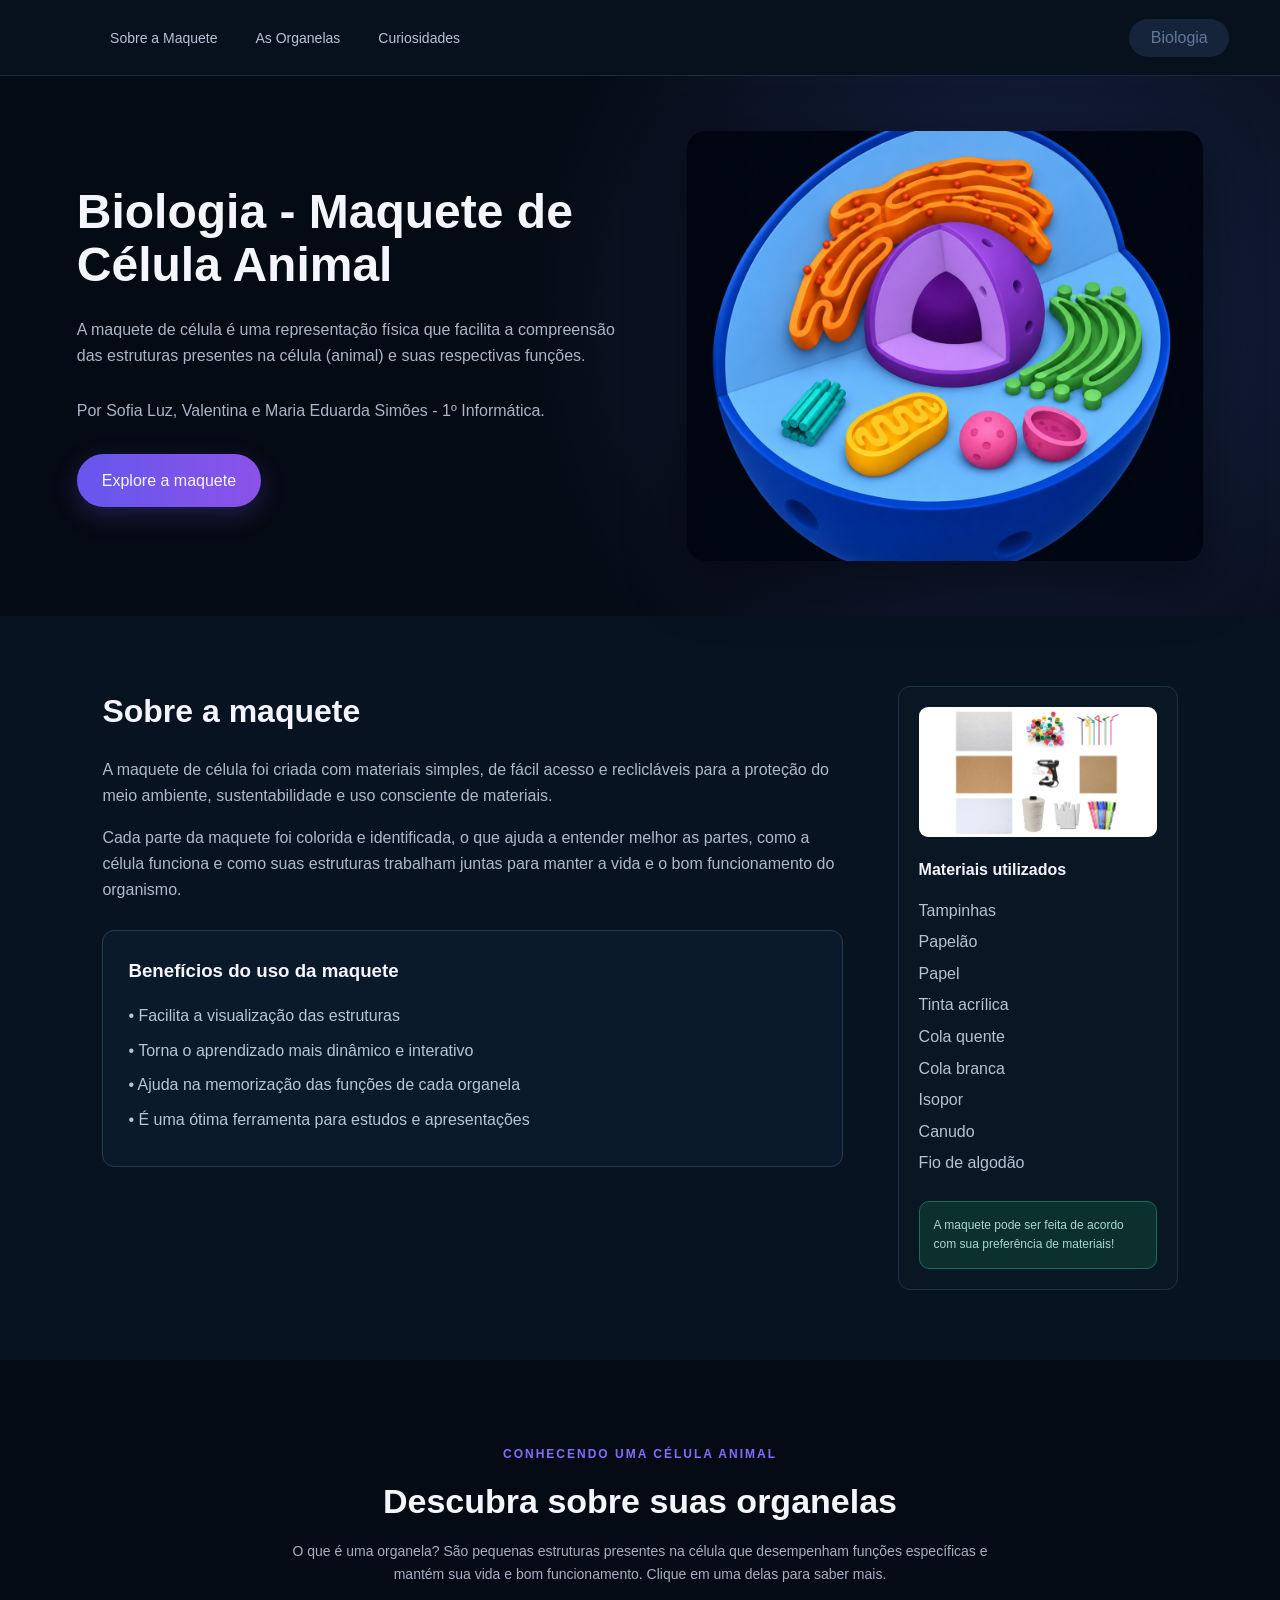
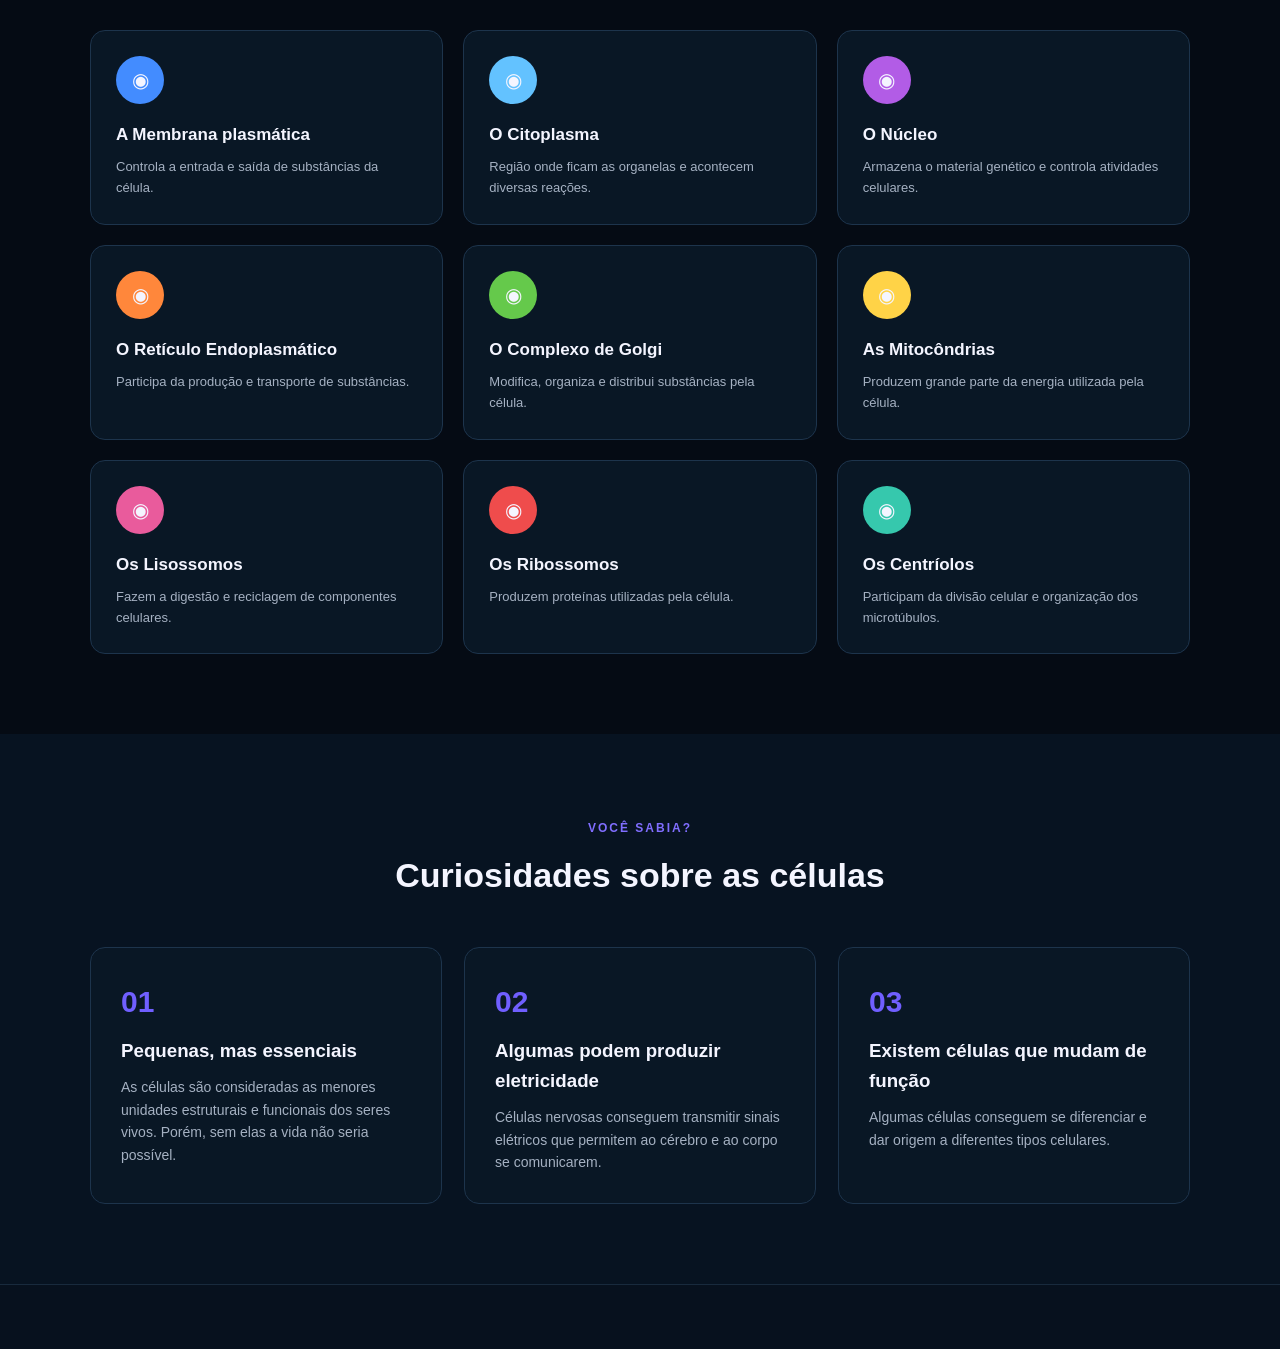
<file: index.html>
<!DOCTYPE html>
<html lang="pt-br">

<head>
    <meta charset="UTF-8">
    <meta name="viewport" content="width=device-width, initial-scale=1.0">

    <title>Maquete de Biologia</title>

    <link rel="stylesheet" href="style.css">
</head>

<body>

    <header>

        <nav>
            <ul>
                <li><a href="#maquete">Sobre a Maquete</a></li>
                <li><a href="#organelas">As Organelas</a></li>
                <li><a href="#curiosidades">Curiosidades</a></li>
            </ul>
        </nav>

        <div class="busca">
            <p>Biologia</p>
        </div>

    </header>


    <main>

        <section id="inicio" class="hero">

            <div class="hero-texto">
                <h2>
                    Biologia - Maquete de Célula Animal
                </h2>

                <p>
                    A maquete de célula é uma representação física que
                    facilita a compreensão das estruturas presentes na célula (animal)
                    e suas respectivas funções.
                </p>
                <p>
                    Por Sofia Luz, Valentina e Maria Eduarda Simões - 1º Informática.
                </p>

                <a href="#maquete" class="botao">
                    Explore a maquete
                </a>

            </div>


            <div class="hero-imagem">

                <img
                    src="images/celula.png"
                    alt="Foto da maquete física">

            </div>

        </section>


        <section id="maquete" class="conteudo-principal">

            <div class="sobre">

                <h2>Sobre a maquete</h2>

                <p>
                    A maquete de célula foi criada com materiais simples,
                    de fácil acesso e reclicláveis para a proteção do
                    meio ambiente, sustentabilidade e uso consciente de materiais.
                </p>

                <p>
                    Cada parte da maquete foi colorida e identificada,
                    o que ajuda a entender melhor as partes, como a célula funciona
                    e como suas estruturas trabalham juntas para manter
                    a vida e o bom funcionamento do organismo.
                </p>

                <div class="caixa-explicacao">

                    <h3>
                        Benefícios do uso da maquete
                    </h3>

                    <ul>
                        <li>• Facilita a visualização das estruturas</li>
                        <li>• Torna o aprendizado mais dinâmico e interativo</li>
                        <li>• Ajuda na memorização das funções de cada organela</li>
                        <li>• É uma ótima ferramenta para estudos e apresentações</li>
                    </ul>

                </div>

            </div>


            <aside class="informacoes">

                <div class="foto-pequena">

                    <img
                        src="images/materiais.png"

                </div>

                <div class="materiais">

                    <h3>
                        Materiais utilizados
                    </h3>

                    <ul>
                        <li>Tampinhas</li>
                        <li>Papelão</li>
                        <li>Papel</li>
                        <li>Tinta acrílica</li>
                        <li>Cola quente</li>
                        <li>Cola branca</li>
                        <li>Isopor</li>
                        <li>Canudo</li>
                        <li>Fio de algodão</li>
                    </ul>

                </div>

                <div class="aviso">

                    <p>
                        A maquete pode ser feita de acordo com sua
                        preferência de materiais!
                    </p>

                </div>

            </aside>

        </section>


        <section id="organelas" class="secao-organela">

            <div class="titulo-secao">

                <span>CONHECENDO UMA CÉLULA ANIMAL</span>

                <h2>Descubra sobre suas organelas</h2>

                <p>
                    O que é uma organela? São pequenas estruturas presentes na célula que
                    desempenham funções específicas e mantém sua vida e bom funcionamento. Clique em uma delas para saber mais.
                </p>

            </div>


            <div class="cards-organelas">

                <a href="#popup-membrana" class="card-organela">

                    <span class="icone-organela azul">◉</span>

                    <h3>A Membrana plasmática</h3>

                    <p>
                        Controla a entrada e saída de substâncias da célula.
                    </p>

                </a>


                <a href="#popup-citoplasma" class="card-organela">

                    <span class="icone-organela azul-claro">◉</span>

                    <h3>O Citoplasma</h3>

                    <p>
                        Região onde ficam as organelas e acontecem diversas reações.
                    </p>

                </a>


                <a href="#popup-nucleo" class="card-organela">

                    <span class="icone-organela roxa">◉</span>

                    <h3>O Núcleo</h3>

                    <p>
                        Armazena o material genético e controla atividades celulares.
                    </p>

                </a>


                <a href="#popup-reticulo" class="card-organela">

                    <span class="icone-organela laranja">◉</span>

                    <h3>O Retículo Endoplasmático</h3>

                    <p>
                        Participa da produção e transporte de substâncias.
                    </p>

                </a>


                <a href="#popup-golgi" class="card-organela">

                    <span class="icone-organela verde">◉</span>

                    <h3>O Complexo de Golgi</h3>

                    <p>
                        Modifica, organiza e distribui substâncias pela célula.
                    </p>

                </a>


                <a href="#popup-mitocondria" class="card-organela">

                    <span class="icone-organela amarela">◉</span>

                    <h3>As Mitocôndrias</h3>

                    <p>
                        Produzem grande parte da energia utilizada pela célula.
                    </p>

                </a>


                <a href="#popup-lisossomos" class="card-organela">

                    <span class="icone-organela rosa">◉</span>

                    <h3>Os Lisossomos</h3>

                    <p>
                        Fazem a digestão e reciclagem de componentes celulares.
                    </p>

                </a>


                <a href="#popup-ribossomos" class="card-organela">

                    <span class="icone-organela vermelha">◉</span>

                    <h3>Os Ribossomos</h3>

                    <p>
                        Produzem proteínas utilizadas pela célula.
                    </p>

                </a>


                <a href="#popup-centriolos" class="card-organela">

                    <span class="icone-organela turquesa">◉</span>

                    <h3>Os Centríolos</h3>

                    <p>
                        Participam da divisão celular e organização dos microtúbulos.
                    </p>

                </a>

            </div>

        </section>


        <section id="curiosidades" class="curiosidades">

            <div class="titulo-secao">

                <span>VOCÊ SABIA?</span>

                <h2>Curiosidades sobre as células</h2>

            </div>


            <div class="curiosidades-grid">

                <div class="curiosidade">

                    <span>01</span>

                    <h3>Pequenas, mas essenciais</h3>

                    <p>
                        As células são consideradas as menores unidades
                        estruturais e funcionais dos seres vivos. Porém, sem elas a vida não seria possível.
                    </p>

                </div>


                <div class="curiosidade">

                    <span>02</span>

                    <h3>Algumas podem produzir eletricidade</h3>

                    <p>
                        Células nervosas conseguem transmitir sinais elétricos
                        que permitem ao cérebro e ao corpo se comunicarem.
                    </p>

                </div>


                <div class="curiosidade">

                    <span>03</span>

                    <h3>Existem células que mudam de função</h3>

                    <p>
                        Algumas células conseguem se diferenciar
                        e dar origem a diferentes tipos celulares.
                    </p>

                </div>

            </div>

        </section>

    </main>


    <footer></footer>


    <div id="popup-membrana" class="popup-fundo">

        <div class="popup">

            <a href="#organelas" class="fechar-popup">×</a>

            <div class="popup-icone azul">◉</div>

            <span class="popup-categoria">ORGANELA</span>

            <h2>A Membrana plasmática</h2>

            <p>
                É responsável por envolver e proteger a célula, além de 
                controlar quais substâncias podem entrar e sair dela. 
                Ela ajuda a manter o equilíbrio interno da célula.
            </p>

        </div>

    </div>


    <div id="popup-citoplasma" class="popup-fundo">

        <div class="popup">

            <a href="#organelas" class="fechar-popup">×</a>

            <div class="popup-icone azul-claro">◉</div>

            <span class="popup-categoria">ESTRUTURA CELULAR</span>

            <h2>O Citoplasma</h2>

            <p>
                É a região localizada entre a membrana plasmática e 
                o núcleo. Nele ficam as organelas e acontecem diversas 
                reações químicas importantes para o funcionamento da célula.
            </p>

        </div>

    </div>


    <div id="popup-nucleo" class="popup-fundo">

        <div class="popup">

            <a href="#organelas" class="fechar-popup">×</a>

            <div class="popup-icone roxa">◉</div>

            <span class="popup-categoria">ORGANELA</span>

            <h2>O Núcleo</h2>

            <p>
                Onde fica a maior parte do material genético (DNA) 
                da célula. Ele coordena diversas atividades celulares 
                e ajuda a controlar o crescimento e a reprodução celular.
            </p>

        </div>

    </div>


    <div id="popup-reticulo" class="popup-fundo">

        <div class="popup">

            <a href="#organelas" class="fechar-popup">×</a>

            <div class="popup-icone laranja">◉</div>

            <span class="popup-categoria">ORGANELA</span>

            <h2>O Retículo endoplasmático</h2>

            <p>
                É como uma rede de canais dentro da célula. 
                O retículo endoplasmático rugoso participa da produção 
                e transporte de proteínas, enquanto o liso atua principalmente 
                na produção de lipídios e em outros processos celulares.
            </p>

        </div>

    </div>


    <div id="popup-golgi" class="popup-fundo">

        <div class="popup">

            <a href="#organelas" class="fechar-popup">×</a>

            <div class="popup-icone verde">◉</div>

            <span class="popup-categoria">ORGANELA</span>

            <h2>O Complexo de Golgi</h2>

            <p>
                Recebe substâncias produzidas pela célula, 
                principalmente proteínas e lipídios, e modifica, 
                organiza e encaminha essas substâncias para diferentes 
                partes da célula ou para fora dela.
            </p>

        </div>

    </div>


    <div id="popup-mitocondria" class="popup-fundo">

        <div class="popup">

            <a href="#organelas" class="fechar-popup">×</a>

            <div class="popup-icone amarela">◉</div>

            <span class="popup-categoria">ORGANELA</span>

            <h2>As Mitocôndrias</h2>

            <p>
                São responsáveis pela maior parte da produção 
                de energia utilizada pela célula. Elas transformam 
                a energia presente nos nutrientes em uma forma que 
                a célula consegue utilizar.
            </p>

        </div>

    </div>


    <div id="popup-lisossomos" class="popup-fundo">

        <div class="popup">

            <a href="#organelas" class="fechar-popup">×</a>

            <div class="popup-icone rosa">◉</div>

            <span class="popup-categoria">ORGANELA</span>

            <h2>Os Lisossomos</h2>

            <p>
                Possuem enzimas capazes de digestionar e decompor 
                substâncias. Eles ajudam a eliminar materiais que 
                não são mais necessários e a reciclar componentes 
                da própria célula.
            </p>

        </div>

    </div>


    <div id="popup-ribossomos" class="popup-fundo">

        <div class="popup">

            <a href="#organelas" class="fechar-popup">×</a>

            <div class="popup-icone vermelha">◉</div>

            <span class="popup-categoria">ORGANELA</span>

            <h2>Os Ribossomos</h2>

            <p>
                São responsáveis pela produção de proteínas, 
                moléculas fundamentais para diversas funções do 
                organismo. Podem estar livres no citoplasma ou 
                ligados ao retículo endoplasmático.
            </p>

        </div>

    </div>


    <div id="popup-centriolos" class="popup-fundo">

        <div class="popup">

            <a href="#organelas" class="fechar-popup">×</a>

            <div class="popup-icone turquesa">◉</div>

            <span class="popup-categoria">ORGANELA</span>

            <h2>Os Centríolos</h2>

            <p>
                Eles participam da divisão celular e ajudam na 
                organização dos microtúbulos. Também estão relacionados 
                à formação de estruturas responsáveis pelo movimento de algumas células.
            </p>

        </div>

    </div>

</body>

</html>
</file>
<file: style.css>
* {
    margin: 0;
    padding: 0;
    box-sizing: border-box;
}

html {
    scroll-behavior: smooth;
}

body {
    font-family: Arial, Helvetica, sans-serif;
    background: #050b14;
    color: #f4f5ff;
    line-height: 1.6;
}

a {
    color: inherit;
    text-decoration: none;
}

ul {
    list-style: none;
}

img {
    max-width: 100%;
    display: block;
}

header {
    width: 100%;
    height: 76px;
    padding: 0 4%;
    display: flex;
    align-items: center;
    justify-content: center;
    background: #07111e;
    border-bottom: 1px solid #18283d;
}

nav {
    margin-right: auto;
    margin-left: 5%;
}

nav ul {
    display: flex;
    gap: 38px;
}

nav a {
    color: #b8c2d4;
    font-size: 14px;
    transition: 0.3s;
}

nav a:hover {
    color: #ffffff;
}

.busca {
    width: 100px;
    height: 38px;
    padding: 0 22px;
    display: flex;
    align-items: center;
    background: #15243a;
    border-radius: 25px;
    color: #617897;
}

.busca input {
    width: 100%;
    border: none;
    outline: none;
    background: transparent;
    color: white;
}

.busca input::placeholder {
    color: #9ba9bd;
}

.hero {
    min-height: 510px;
    padding: 55px 6%;
    display: flex;
    align-items: center;
    justify-content: space-between;
    gap: 50px;
    background: radial-gradient(circle at 80% 45%, #182448 0%, #050b14 48%);
}

.hero-texto {
    max-width: 560px;
}

.etiqueta {
    display: inline-block;
    padding: 7px 15px;
    margin-bottom: 18px;
    border-radius: 20px;
    background: #202b68;
    color: #8fa7ff;
    font-size: 12px;
    font-weight: bold;
    letter-spacing: 0.5px;
}

.hero h2 {
    font-size: 48px;
    line-height: 1.12;
    margin-bottom: 25px;
}

.hero h2 span {
    background: linear-gradient(90deg, #58a8ff, #b45aff);
    background-clip: text;
    -webkit-background-clip: text;
    color: transparent;
}

.hero p {
    color: #aab6c8;
    font-size: 16px;
    max-width: 550px;
    margin-bottom: 30px;
}

.botao {
    display: inline-block;
    padding: 14px 25px;
    border-radius: 30px;
    background: linear-gradient(90deg, #6557ed, #8b52e9);
    box-shadow: 0 8px 25px rgba(111, 85, 238, 0.25);
    transition: 0.3s;
}

.botao:hover {
    transform: translateY(-3px);
    box-shadow: 0 12px 30px rgba(111, 85, 238, 0.4);
}

.hero-imagem {
    width: 52%;
    max-width: 650px;
    position: relative;
}

.hero-imagem img {
    width: 100%;
    max-height: 430px;
    object-fit: cover;
    border-radius: 18px;
    box-shadow: 0 20px 60px rgba(0, 0, 0, 0.45);
}

.marcacao {
    position: absolute;
    color: white;
    font-size: 14px;
    font-weight: bold;
    text-shadow: 0 2px 5px #000;
}

.nucleo {
    top: 9%;
    right: 16%;
}

.mitocondria {
    top: 28%;
    right: -3%;
}

.membrana {
    bottom: 15%;
    right: -3%;
}

.legenda-maquete {
    bottom: 9%;
    left: -8%;
}

.conteudo-principal {
    padding: 70px 8%;
    display: grid;
    grid-template-columns: 1fr 280px;
    gap: 55px;
    background: #071321;
}

.sobre h2 {
    font-size: 32px;
    margin-bottom: 20px;
}

.sobre > p {
    color: #aebacc;
    margin-bottom: 17px;
    max-width: 750px;
}

.caixa-explicacao {
    margin-top: 28px;
    padding: 25px;
    border: 1px solid #243b55;
    border-radius: 12px;
    background: #0b1a2b;
    max-width: 750px;
}

.caixa-explicacao h3 {
    margin-bottom: 17px;
}

.caixa-explicacao li {
    color: #b9c4d4;
    margin: 9px 0;
}

.informacoes {
    border: 1px solid #1c3149;
    border-radius: 12px;
    padding: 20px;
    background: #091725;
}

.foto-pequena img {
    width: 100%;
    height: 130px;
    object-fit: cover;
    border-radius: 9px;
    margin-bottom: 20px;
}

.informacoes h3 {
    font-size: 16px;
    margin-bottom: 15px;
}

.materiais li {
    color: #b7c2d2;
    margin: 6px 0;
}

.aviso {
    display: flex;
    gap: 10px;
    margin-top: 25px;
    padding: 14px;
    border: 1px solid #176c5b;
    border-radius: 10px;
    background: #0b302d;
}

.aviso span {
    font-size: 20px;
}

.aviso p {
    font-size: 12px;
    color: #a9d7cf;
}

.secao-organela {
    padding: 80px 6%;
    background: #050b14;
}

.titulo-secao {
    text-align: center;
    max-width: 700px;
    margin: 0 auto 45px;
}

.titulo-secao > span {
    color: #806eff;
    font-size: 12px;
    font-weight: bold;
    letter-spacing: 2px;
}

.titulo-secao h2 {
    font-size: 34px;
    margin: 8px 0 12px;
}

.titulo-secao p {
    color: #a5b1c2;
    font-size: 14px;
}

.cards-organelas {
    max-width: 1100px;
    margin: auto;
    display: grid;
    grid-template-columns: repeat(3, 1fr);
    gap: 20px;
}

.card-organela {
    padding: 25px;
    border: 1px solid #1d344c;
    border-radius: 15px;
    background: #091725;
    transition: 0.3s;
}

.card-organela:hover {
    transform: translateY(-5px);
    border-color: #6557ed;
    background: #0d1c2e;
    box-shadow: 0 12px 30px rgba(0, 0, 0, 0.25);
}

.icone-organela {
    width: 48px;
    height: 48px;
    margin-bottom: 17px;
    display: flex;
    align-items: center;
    justify-content: center;
    border-radius: 50%;
    font-size: 20px;
}

.card-organela h3 {
    font-size: 17px;
    margin-bottom: 9px;
}

.card-organela p {
    color: #a5b1c2;
    font-size: 13px;
}

.azul {
    background: #438cff;
}

.azul-claro {
    background: #63c2ff;
}

.roxa {
    background: #b25ce6;
}

.laranja {
    background: #ff873b;
}

.verde {
    background: #65c94b;
}

.amarela {
    background: #ffd347;
}

.rosa {
    background: #e95b9c;
}

.vermelha {
    background: #ef4c4c;
}

.turquesa {
    background: #36c8ad;
}

.curiosidades {
    padding: 80px 6%;
    background: #071321;
}

.curiosidades-grid {
    max-width: 1100px;
    margin: auto;
    display: grid;
    grid-template-columns: repeat(3, 1fr);
    gap: 22px;
}

.curiosidade {
    padding: 30px;
    border-radius: 15px;
    border: 1px solid #1d344c;
    background: #091725;
}

.curiosidade > span {
    font-size: 30px;
    font-weight: bold;
    color: #705fff;
}

.curiosidade h3 {
    margin: 10px 0;
}

.curiosidade p {
    color: #a5b1c2;
    font-size: 14px;
}

footer {
    height: 65px;
    background: #07111e;
    border-top: 1px solid #182a3d;
}

.popup-fundo {
    position: fixed;
    inset: 0;
    background: rgba(2, 7, 15, 0.78);
    backdrop-filter: blur(7px);
    display: none;
    align-items: center;
    justify-content: center;
    padding: 20px;
    z-index: 2000;
}

.popup-fundo:target {
    display: flex;
}

.popup {
    width: 100%;
    max-width: 560px;
    position: relative;
    padding: 40px;
    border: 1px solid #304967;
    border-radius: 20px;
    background: #091725;
    box-shadow: 0 25px 80px rgba(0, 0, 0, 0.6);
    animation: aparecer 0.25s ease;
}

.fechar-popup {
    position: absolute;
    top: 15px;
    right: 18px;
    width: 35px;
    height: 35px;
    border-radius: 50%;
    background: #172940;
    color: #cbd4e1;
    font-size: 25px;
    line-height: 35px;
    text-align: center;
    transition: 0.3s;
}

.fechar-popup:hover {
    background: #6d5bea;
    color: white;
}

.popup-icone {
    width: 55px;
    height: 55px;
    margin-bottom: 20px;
    border-radius: 50%;
    display: flex;
    align-items: center;
    justify-content: center;
    font-size: 25px;
}

.popup-categoria {
    color: #806eff;
    font-size: 11px;
    font-weight: bold;
    letter-spacing: 2px;
}

.popup h2 {
    font-size: 30px;
    margin: 8px 0 15px;
}

.popup p {
    color: #aebacc;
    font-size: 15px;
    line-height: 1.8;
}

@keyframes aparecer {
    from {
        opacity: 0;
        transform: scale(0.94) translateY(15px);
    }

    to {
        opacity: 1;
        transform: scale(1) translateY(0);
    }
}

@media (max-width: 900px) {

    .hero {
        flex-direction: column;
        padding: 50px 6%;
    }

    .hero-imagem {
        width: 100%;
    }

    .conteudo-principal {
        grid-template-columns: 1fr;
    }

    .cards-organelas {
        grid-template-columns: repeat(2, 1fr);
    }

    .curiosidades-grid {
        grid-template-columns: repeat(2, 1fr);
    }
}

@media (max-width: 600px) {

    header {
        height: auto;
        min-height: 76px;
        padding: 15px 5%;
        flex-direction: column;
        gap: 15px;
    }

    nav {
        margin: 0;
        width: 100%;
        overflow-x: auto;
    }

    nav ul {
        min-width: max-content;
        gap: 25px;
    }

    .busca {
        width: 100%;
    }

    .hero h2 {
        font-size: 34px;
    }

    .cards-organelas {
        grid-template-columns: 1fr;
    }

    .curiosidades-grid {
        grid-template-columns: 1fr;
    }

    .popup {
        padding: 30px 25px;
    }

    .popup h2 {
        font-size: 25px;
    }
}
</file>
